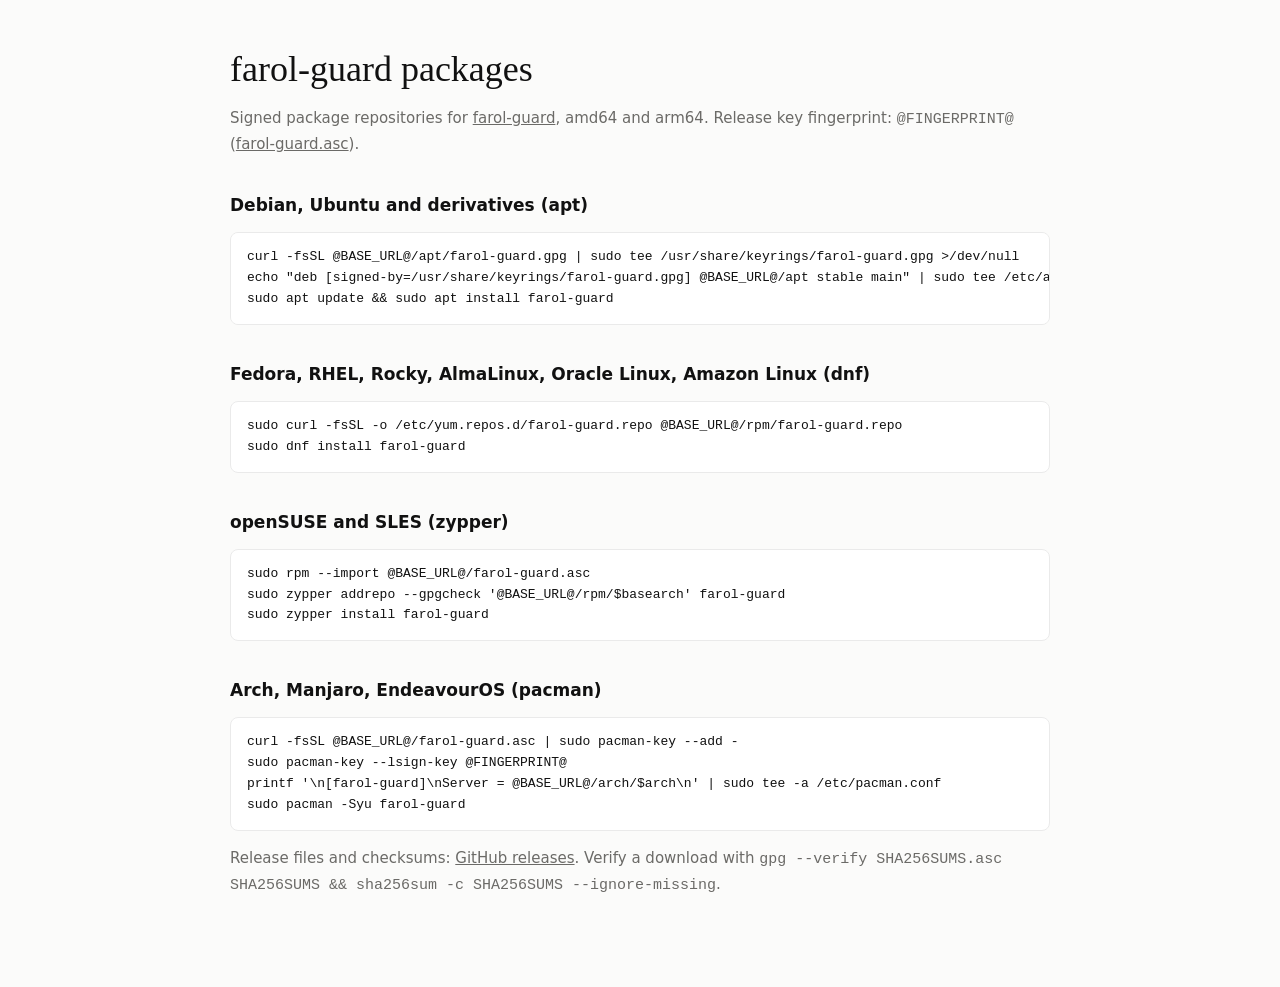
<file: packaging/repo/index.html>
<!doctype html>
<html lang="en">
<head>
<meta charset="utf-8">
<meta name="viewport" content="width=device-width, initial-scale=1">
<title>farol-guard packages</title>
<style>
:root { --bg: #FBFBFA; --fg: #111111; --muted: #6B6A67; --line: #EAEAEA; --code: #FFFFFF; }
@media (prefers-color-scheme: dark) { :root { --bg: #191919; --fg: #EDEDEC; --muted: #9B9A97; --line: #2F2F2F; --code: #202020; } }
body { margin: 0; background: var(--bg); color: var(--fg); font: 15px/1.6 system-ui, sans-serif; }
main { max-width: 820px; margin: 0 auto; padding: 48px 16px 80px; }
h1 { font: 400 36px/1.2 Georgia, serif; margin: 0 0 8px; }
h2 { font-size: 17px; margin: 36px 0 10px; }
p { color: var(--muted); }
pre { background: var(--code); border: 1px solid var(--line); border-radius: 8px; padding: 14px 16px; overflow-x: auto; font: 13px/1.6 ui-monospace, monospace; }
code { font-family: ui-monospace, monospace; }
a { color: inherit; }
</style>
</head>
<body>
<main>
<h1>farol-guard packages</h1>
<p>Signed package repositories for <a href="https://github.com/dgolveira/farol-guard">farol-guard</a>, amd64 and arm64.
Release key fingerprint: <code>@FINGERPRINT@</code> (<a href="farol-guard.asc">farol-guard.asc</a>).</p>

<h2>Debian, Ubuntu and derivatives (apt)</h2>
<pre>curl -fsSL @BASE_URL@/apt/farol-guard.gpg | sudo tee /usr/share/keyrings/farol-guard.gpg &gt;/dev/null
echo "deb [signed-by=/usr/share/keyrings/farol-guard.gpg] @BASE_URL@/apt stable main" | sudo tee /etc/apt/sources.list.d/farol-guard.list
sudo apt update &amp;&amp; sudo apt install farol-guard</pre>

<h2>Fedora, RHEL, Rocky, AlmaLinux, Oracle Linux, Amazon Linux (dnf)</h2>
<pre>sudo curl -fsSL -o /etc/yum.repos.d/farol-guard.repo @BASE_URL@/rpm/farol-guard.repo
sudo dnf install farol-guard</pre>

<h2>openSUSE and SLES (zypper)</h2>
<pre>sudo rpm --import @BASE_URL@/farol-guard.asc
sudo zypper addrepo --gpgcheck '@BASE_URL@/rpm/$basearch' farol-guard
sudo zypper install farol-guard</pre>

<h2>Arch, Manjaro, EndeavourOS (pacman)</h2>
<pre>curl -fsSL @BASE_URL@/farol-guard.asc | sudo pacman-key --add -
sudo pacman-key --lsign-key @FINGERPRINT@
printf '\n[farol-guard]\nServer = @BASE_URL@/arch/$arch\n' | sudo tee -a /etc/pacman.conf
sudo pacman -Syu farol-guard</pre>

<p>Release files and checksums: <a href="https://github.com/dgolveira/farol-guard/releases">GitHub releases</a>.
Verify a download with <code>gpg --verify SHA256SUMS.asc SHA256SUMS &amp;&amp; sha256sum -c SHA256SUMS --ignore-missing</code>.</p>
</main>
</body>
</html>
</file>
